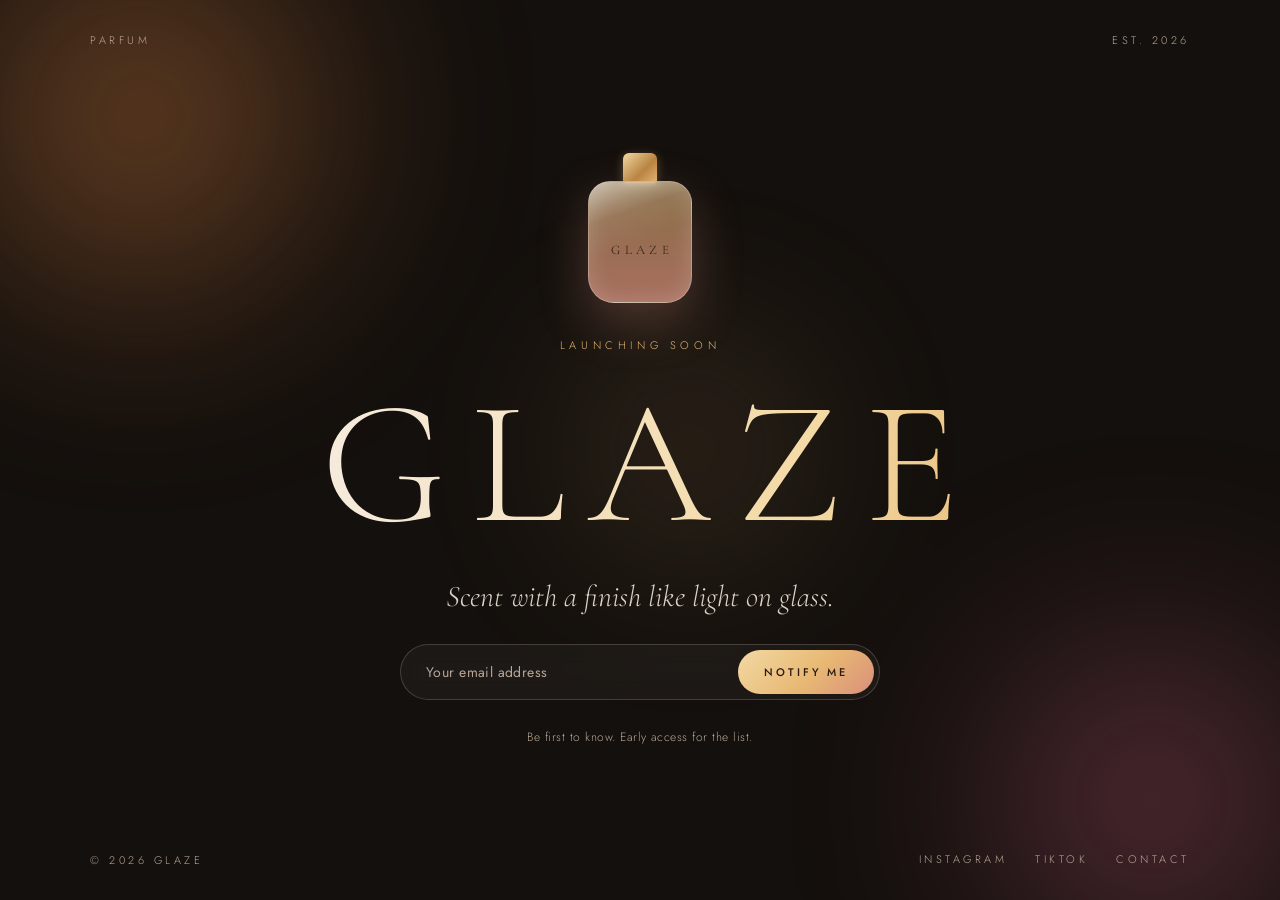
<file: docs/index.html>
<!doctype html>
<html lang="en">
<head>
<meta charset="utf-8">
<meta name="viewport" content="width=device-width, initial-scale=1">
<title>GLAZE — Launching Soon</title>
<meta name="description" content="GLAZE. A new perfume house, arriving soon. Join the list for early access.">
<link rel="preconnect" href="https://fonts.googleapis.com">
<link rel="preconnect" href="https://fonts.gstatic.com" crossorigin>
<link href="https://fonts.googleapis.com/css2?family=Cormorant+Garamond:ital,wght@0,300;0,400;1,300&family=Jost:wght@300;400;500&display=swap" rel="stylesheet">
<style>
  :root{
    --bg:#14100d;
    --ink:#f6ece1;
    --muted:#b9a794;
    --amber:#e8b873;
    --rose:#d98f7c;
    --gold:#f3d9a4;
    --line:rgba(246,236,225,.18);
  }
  *{box-sizing:border-box;margin:0;padding:0}
  html,body{height:100%}
  body{
    background:var(--bg);
    color:var(--ink);
    font-family:'Jost',system-ui,sans-serif;
    font-weight:300;
    overflow-x:hidden;
    -webkit-font-smoothing:antialiased;
  }

  /* glossy drifting glow */
  .glow{position:fixed;inset:0;z-index:0;pointer-events:none;overflow:hidden}
  .glow span{
    position:absolute;border-radius:50%;filter:blur(90px);opacity:.55;
    animation:drift 22s ease-in-out infinite alternate;
  }
  .glow span:nth-child(1){width:46vmax;height:46vmax;left:-12vmax;top:-14vmax;background:radial-gradient(circle,#c9783f,transparent 65%)}
  .glow span:nth-child(2){width:40vmax;height:40vmax;right:-10vmax;bottom:-12vmax;background:radial-gradient(circle,#a6506a,transparent 65%);animation-delay:-8s}
  .glow span:nth-child(3){width:28vmax;height:28vmax;left:40%;top:30%;background:radial-gradient(circle,#e8b873,transparent 65%);opacity:.22;animation-delay:-14s}
  @keyframes drift{to{transform:translate3d(6vmax,4vmax,0) scale(1.12)}}

  main{
    position:relative;z-index:1;
    min-height:100vh;
    display:flex;flex-direction:column;align-items:center;justify-content:space-between;
    padding:32px 24px;
    text-align:center;
  }
  header,footer{width:100%;max-width:1100px;display:flex;justify-content:space-between;align-items:center;
    font-size:11px;letter-spacing:.32em;text-transform:uppercase;color:var(--muted)}

  .hero{display:flex;flex-direction:column;align-items:center;gap:28px;padding:48px 0}

  /* the bottle: a simple glazed glass form */
  .bottle{position:relative;width:104px;height:150px;margin-bottom:6px}
  .bottle .cap{
    position:absolute;left:50%;top:0;transform:translateX(-50%);
    width:34px;height:30px;border-radius:6px 6px 3px 3px;
    background:linear-gradient(135deg,#f3d9a4,#b98440 60%,#e8b873);
    box-shadow:0 2px 10px rgba(232,184,115,.35);
  }
  .bottle .body{
    position:absolute;left:0;right:0;bottom:0;height:122px;border-radius:22px 22px 26px 26px;
    background:
      linear-gradient(160deg,rgba(255,255,255,.55) 0%,rgba(255,255,255,.08) 28%,rgba(255,255,255,0) 50%),
      linear-gradient(180deg,rgba(232,184,115,.55),rgba(217,143,124,.75));
    border:1px solid rgba(246,236,225,.35);
    box-shadow:inset 0 0 22px rgba(255,255,255,.18),0 18px 50px rgba(217,143,124,.28);
    backdrop-filter:blur(2px);
    overflow:hidden;
  }
  .bottle .body::after{ /* glossy sweep */
    content:"";position:absolute;top:-20%;left:-60%;width:40%;height:140%;
    background:linear-gradient(100deg,transparent,rgba(255,255,255,.55),transparent);
    transform:skewX(-18deg);
    animation:sweep 5.5s ease-in-out infinite;
  }
  @keyframes sweep{0%,55%{left:-60%}100%{left:140%}}
  .bottle .label{
    position:absolute;left:50%;top:56%;transform:translate(-50%,-50%);
    font-family:'Cormorant Garamond',serif;font-size:13px;letter-spacing:.34em;color:#2a1a10;padding-left:.34em;
  }

  .eyebrow{font-size:11px;letter-spacing:.42em;text-transform:uppercase;color:var(--amber)}
  h1{
    font-family:'Cormorant Garamond',serif;font-weight:300;
    font-size:clamp(64px,16vw,176px);letter-spacing:.14em;padding-left:.14em;line-height:.95;
    background:linear-gradient(100deg,#f6ece1 0%,#f3d9a4 35%,#e8b873 50%,#f6ece1 70%);
    background-size:220% 100%;
    -webkit-background-clip:text;background-clip:text;color:transparent;
    animation:shine 7s ease-in-out infinite alternate;
  }
  @keyframes shine{to{background-position:100% 0}}
  .tag{
    font-family:'Cormorant Garamond',serif;font-style:italic;font-weight:300;
    font-size:clamp(20px,3.4vw,30px);color:var(--ink);opacity:.88;max-width:30ch;line-height:1.3;
  }

  form{
    display:flex;width:min(480px,100%);
    border:1px solid var(--line);border-radius:999px;padding:5px;
    background:rgba(255,255,255,.04);backdrop-filter:blur(10px);
    transition:border-color .25s;
  }
  form:focus-within{border-color:var(--amber)}
  input{
    flex:1;min-width:0;background:none;border:0;outline:0;color:var(--ink);
    font:400 14px 'Jost',sans-serif;padding:0 20px;letter-spacing:.03em;
  }
  input::placeholder{color:var(--muted)}
  button{
    border:0;cursor:pointer;border-radius:999px;padding:14px 26px;
    font:500 11px 'Jost',sans-serif;letter-spacing:.26em;text-transform:uppercase;color:#2a1a10;
    background:linear-gradient(135deg,#f3d9a4,#e8b873 55%,#d98f7c);
    transition:transform .2s,box-shadow .2s;
  }
  button:hover{transform:translateY(-1px);box-shadow:0 8px 24px rgba(232,184,115,.35)}
  button:focus-visible,input:focus-visible,a:focus-visible{outline:2px solid var(--gold);outline-offset:3px}
  .note{font-size:12px;color:var(--muted);letter-spacing:.04em;min-height:18px}

  footer a{color:inherit;text-decoration:none;border-bottom:1px solid transparent;transition:color .2s,border-color .2s}
  footer a:hover{color:var(--ink);border-color:var(--ink)}
  footer .links{display:flex;gap:28px}

  @media (max-width:560px){
    header span:last-child{display:none}
    header{justify-content:center}
    footer{flex-direction:column;gap:14px}
    button{padding:14px 18px}
  }
  @media (prefers-reduced-motion:reduce){
    *{animation:none!important;transition:none!important}
  }
</style>
</head>
<body>
<div class="glow" aria-hidden="true"><span></span><span></span><span></span></div>

<main>
  <header>
    <span>Parfum</span>
    <span>Est. 2026</span>
  </header>

  <section class="hero">
    <div class="bottle" aria-hidden="true">
      <div class="cap"></div>
      <div class="body"><div class="label">GLAZE</div></div>
    </div>

    <p class="eyebrow">Launching soon</p>
    <h1>GLAZE</h1>
    <p class="tag">Scent with a finish like light on glass.</p>

    <form id="signup" novalidate>
      <input type="email" id="email" name="email" placeholder="Your email address" autocomplete="email" aria-label="Email address" required>
      <button type="submit">Notify me</button>
    </form>
    <p class="note" id="note" role="status" aria-live="polite">Be first to know. Early access for the list.</p>
  </section>

  <footer>
    <span>&copy; 2026 GLAZE</span>
    <span class="links">
      <a href="#" aria-label="Instagram">Instagram</a>
      <a href="#" aria-label="TikTok">TikTok</a>
      <a href="mailto:hello@glaze.example">Contact</a>
    </span>
  </footer>
</main>

<script>
  // Signup: front-end only. Connect to your email provider (Mailchimp, Klaviyo, etc.) here.
  const form = document.getElementById('signup');
  const note = document.getElementById('note');
  form.addEventListener('submit', e => {
    e.preventDefault();
    const v = document.getElementById('email').value.trim();
    if(!/^[^\s@]+@[^\s@]+\.[^\s@]+$/.test(v)){
      note.textContent = 'Please enter a valid email address.';
      return;
    }
    note.textContent = 'Thank you. You are on the list.';
    form.reset();
  });
</script>
</body>
</html>
</file>
